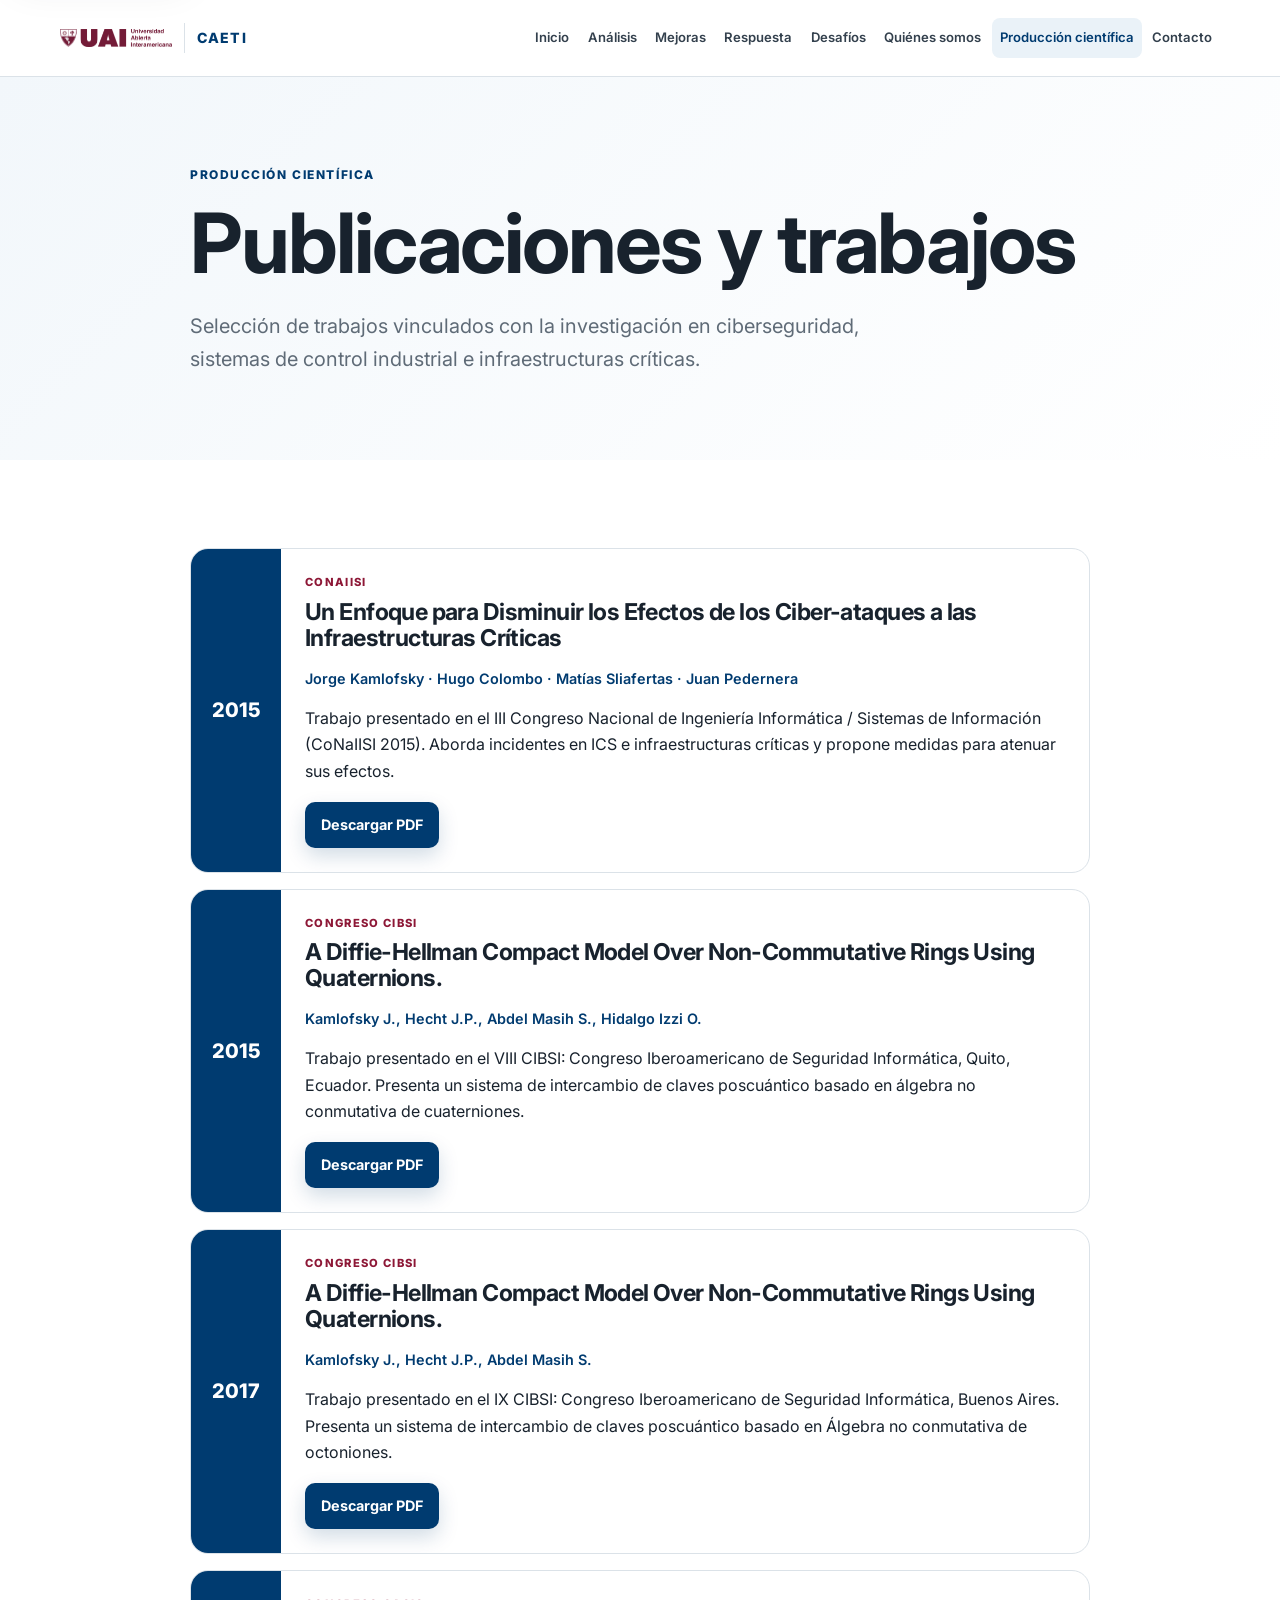
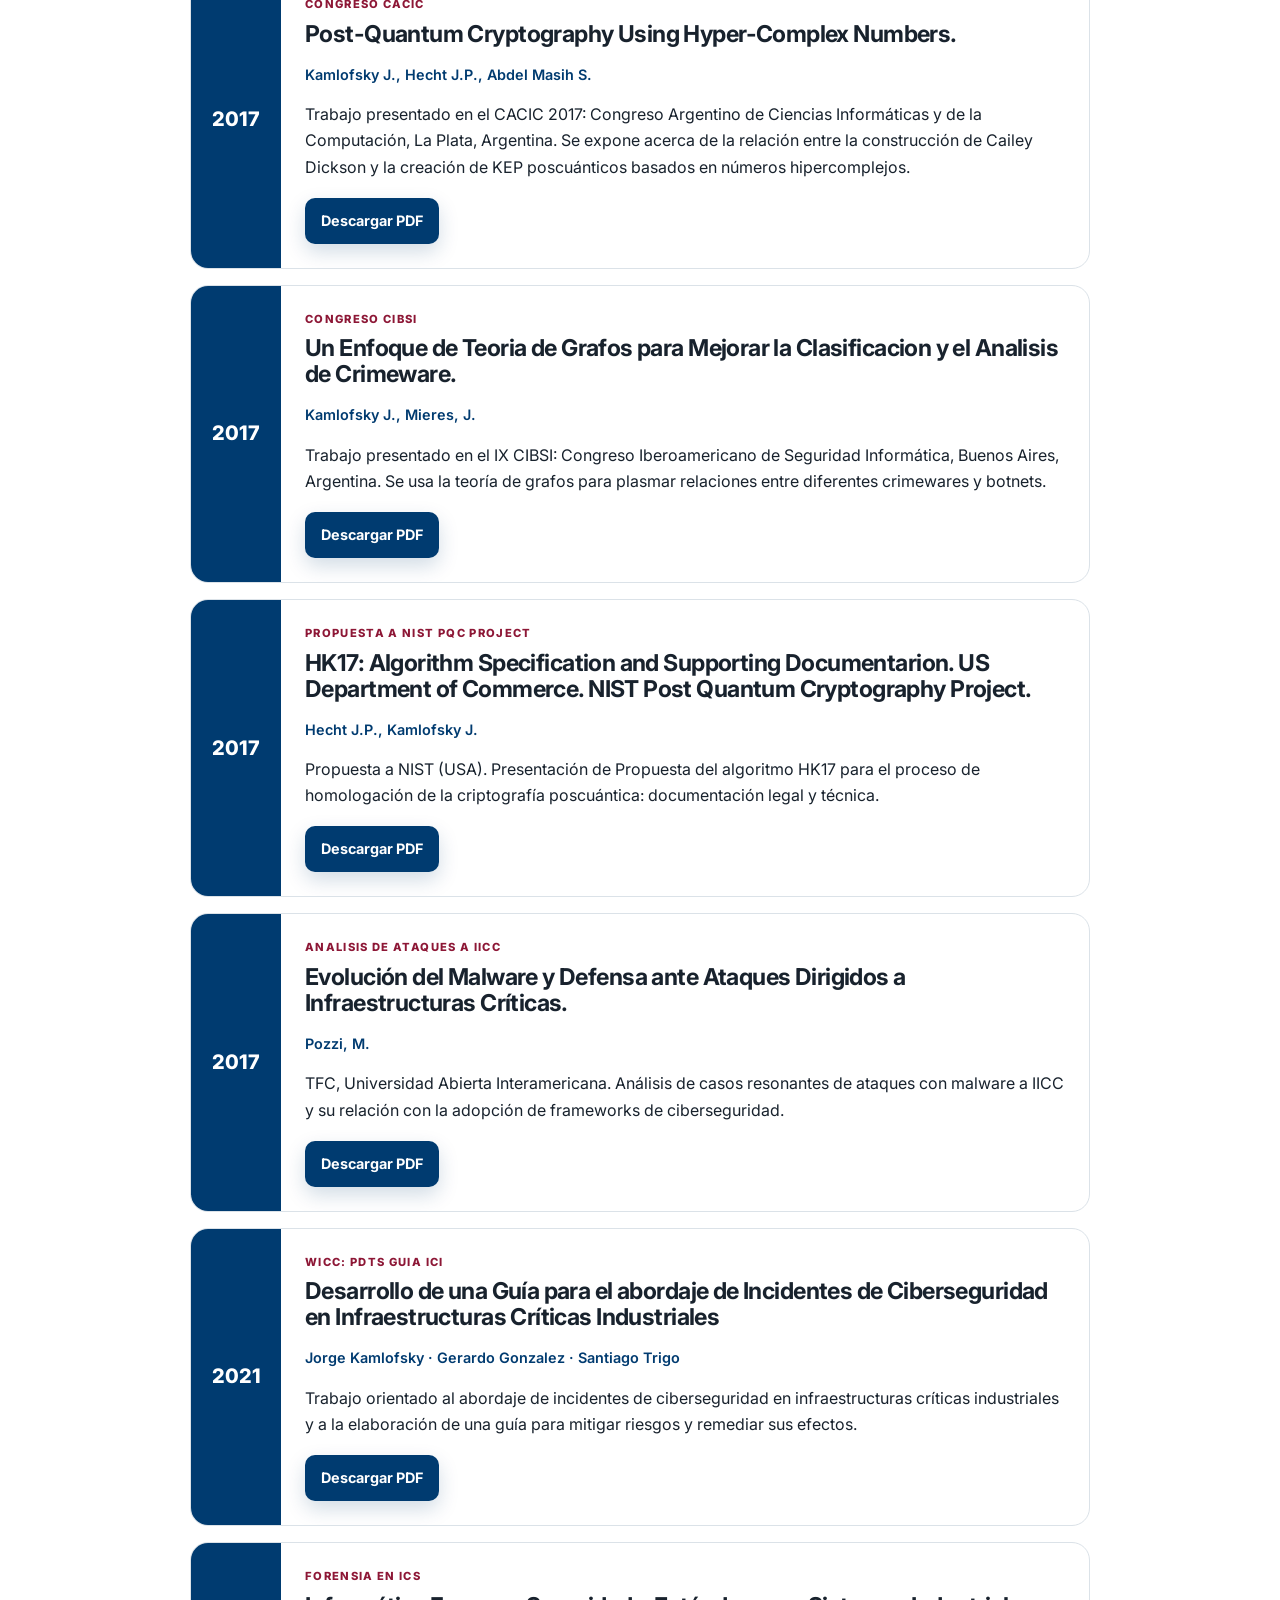
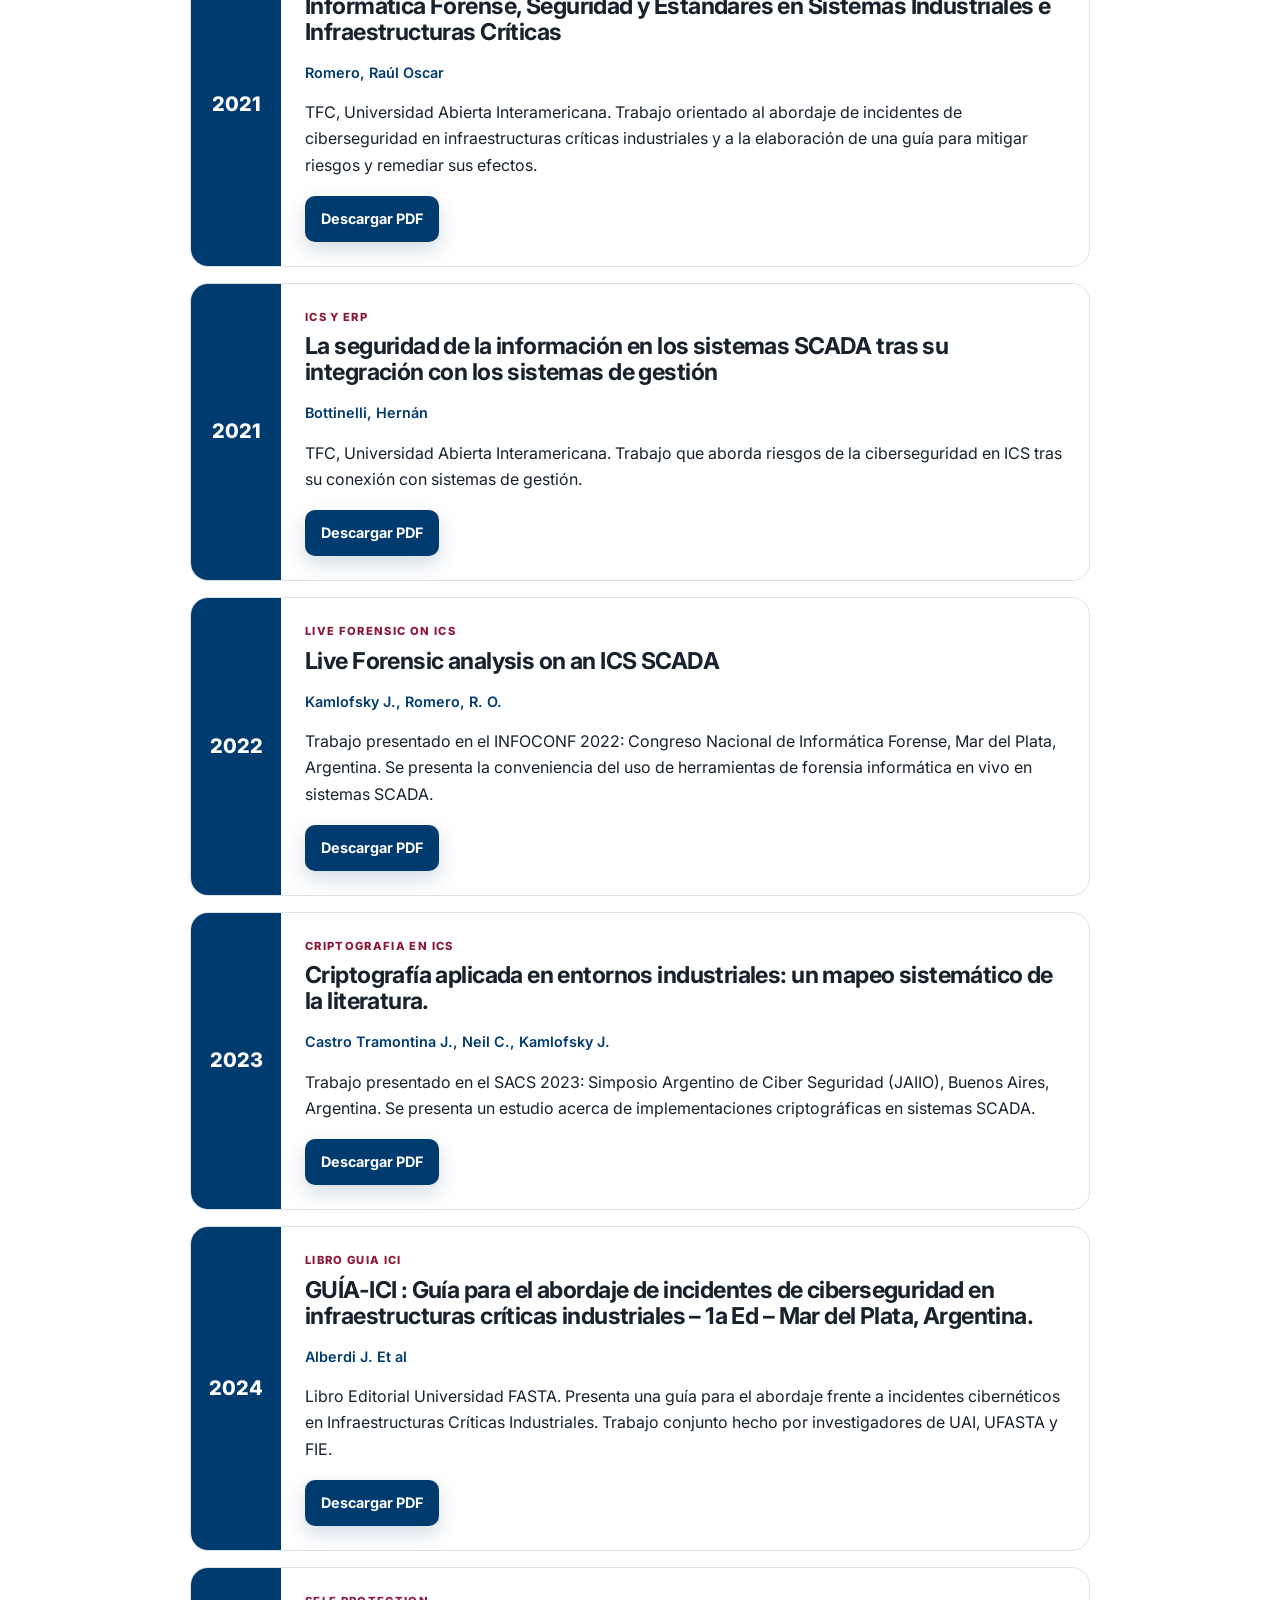
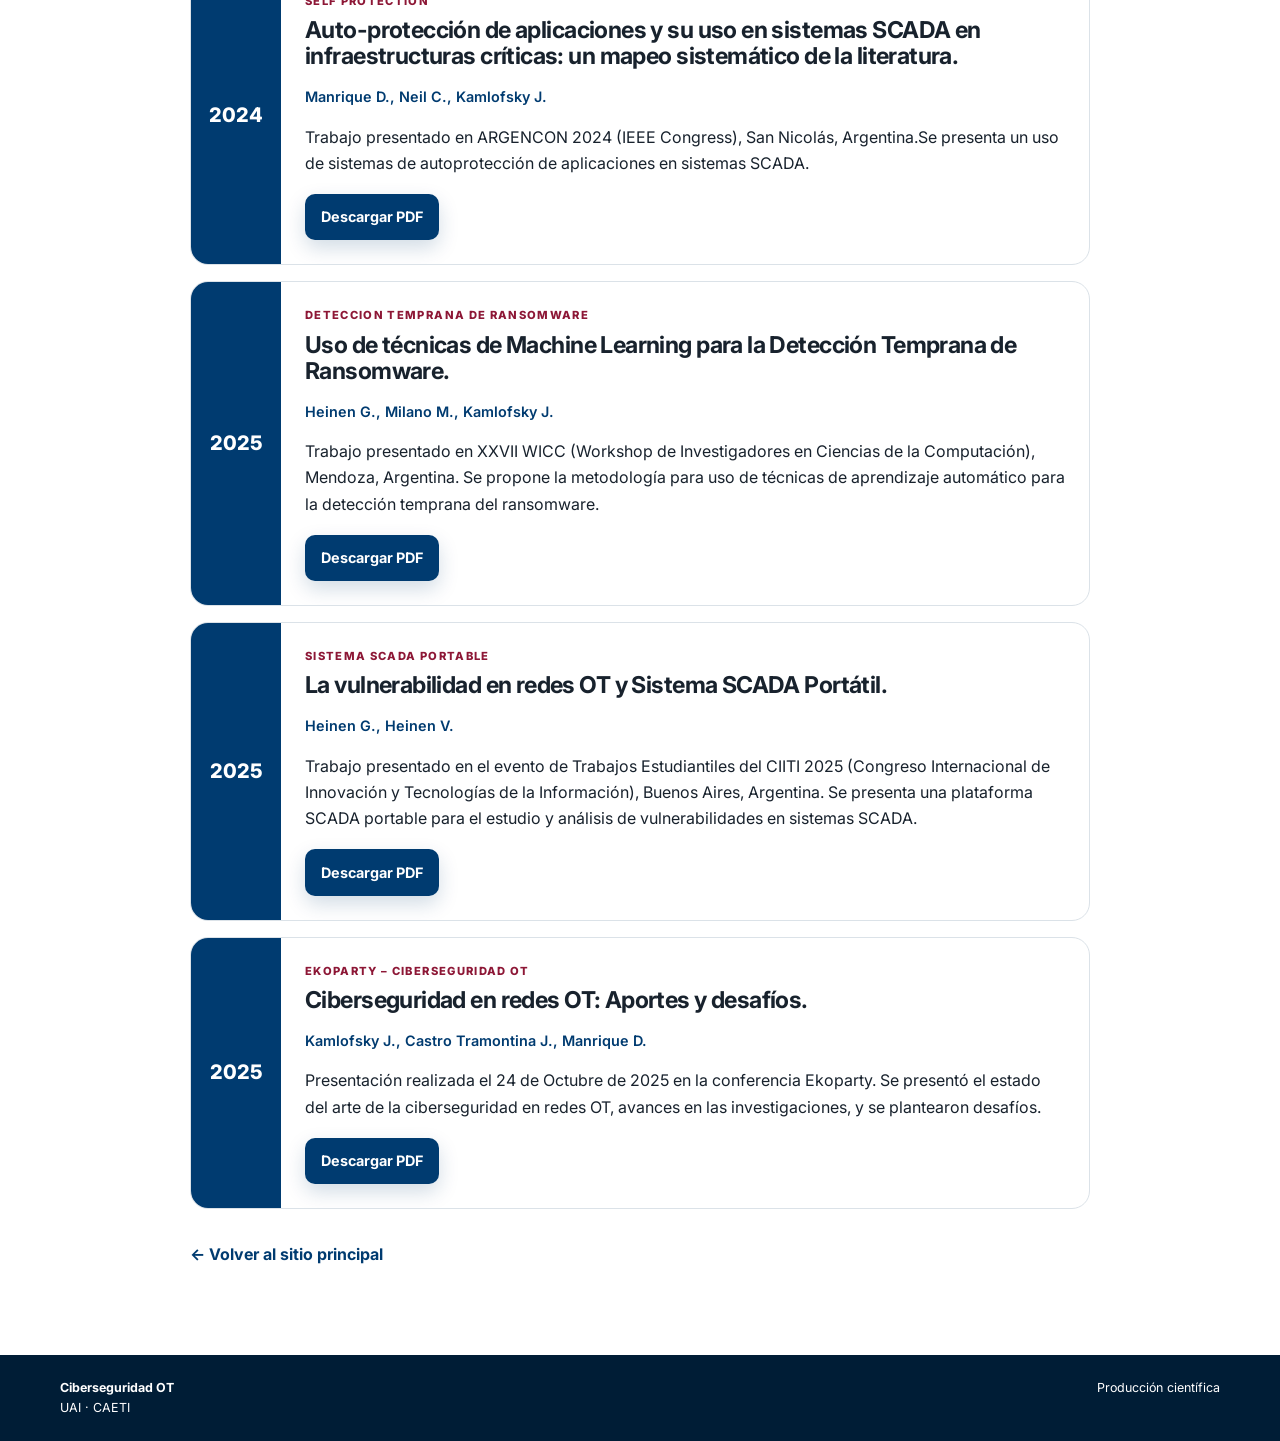
<file: produccion-cientifica.html>
<!doctype html>
<html lang="es">
<head>
  <meta charset="utf-8">
  <meta name="viewport" content="width=device-width, initial-scale=1">
  <meta name="description" content="Producción científica sobre Ciberseguridad OT - UAI / CAETI.">
  <meta name="theme-color" content="#003b70">
  <title>Producción científica | Ciberseguridad OT</title>
  <link rel="preconnect" href="https://fonts.googleapis.com">
  <link rel="preconnect" href="https://fonts.gstatic.com" crossorigin>
  <link href="https://fonts.googleapis.com/css2?family=Inter:wght@400;500;600;700;800&display=swap" rel="stylesheet">
  <link rel="stylesheet" href="css/styles.css">
</head>
<body>
  <a class="skip-link" href="#contenido">Saltar al contenido</a>

  <header class="site-header">
    <div class="header-inner">
      <a class="brand" href="index.html#inicio" aria-label="Inicio">
        <img src="imagenes/logo-uai.png" alt="Universidad Abierta Interamericana" class="uai-logo">
        <span class="brand-divider" aria-hidden="true"></span>
        <span class="caeti-mark">CAETI</span>
      </a>
      <button class="menu-toggle" type="button" aria-expanded="false" aria-controls="main-menu" aria-label="Abrir menú">
        <span></span><span></span><span></span>
      </button>
      <nav class="main-nav" id="main-menu" aria-label="Navegación principal">
        <a href="index.html#inicio">Inicio</a>
        <a href="index.html#analisis">Análisis</a>
        <a href="index.html#mejoras">Mejoras</a>
        <a href="index.html#respuesta">Respuesta</a>
        <a href="index.html#desafios">Desafíos</a>
        <a href="index.html#quienes-somos">Quiénes somos</a>
        <a class="active" href="produccion-cientifica.html">Producción científica</a>
        <a href="index.html#contacto">Contacto</a>
      </nav>
    </div>
  </header>

  <main id="contenido">
    <section class="page-hero section">
      <div class="container narrow">
        <p class="eyebrow">PRODUCCIÓN CIENTÍFICA</p>
        <h1>Publicaciones y trabajos</h1>
        <p class="hero-lead">
          Selección de trabajos vinculados con la investigación en ciberseguridad,
          sistemas de control industrial e infraestructuras críticas.
        </p>
      </div>
    </section>

    <section class="section">
      <div class="container narrow">
        <div class="publication-list">

          <article class="publication-card">
            <div class="publication-year">2015</div>
            <div class="publication-content">
              <span class="card-kicker">CONAIISI</span>
              <h2>Un Enfoque para Disminuir los Efectos de los Ciber-ataques a las Infraestructuras Críticas</h2>
              <p class="authors">Jorge Kamlofsky · Hugo Colombo · Matías Sliafertas · Juan Pedernera</p>
              <p>
                Trabajo presentado en el III Congreso Nacional de Ingeniería Informática
                / Sistemas de Información (CoNaIISI 2015). Aborda incidentes en ICS e
                infraestructuras críticas y propone medidas para atenuar sus efectos.
              </p>
              <div class="publication-actions">
                <a class="btn btn-primary" href="papers/2015 CONAIISI Enfoque para disminuir efectos de ciberataques - Kamlofsky.pdf" target="_blank" rel="noopener">Descargar PDF</a>
              </div>
            </div>
          </article>

          <article class="publication-card">
            <div class="publication-year">2015</div>
            <div class="publication-content">
              <span class="card-kicker">CONGRESO CIBSI</span>
              <h2>A Diffie-Hellman Compact Model Over Non-Commutative Rings Using Quaternions.</h2>
              <p class="authors">Kamlofsky J., Hecht J.P., Abdel Masih S., Hidalgo Izzi O.</p>
              <p>
                Trabajo presentado en el VIII CIBSI: Congreso Iberoamericano de Seguridad Informática, Quito, Ecuador. Presenta un sistema de intercambio de claves poscuántico basado en álgebra no conmutativa de cuaterniones.
              </p>
              <div class="publication-actions">
                <a class="btn btn-primary" href="papers/2015 CIBSI KEP based on quaternions - Kamlofsky etal.pdf" target="_blank" rel="noopener">Descargar PDF</a>
              </div>
            </div>
          </article>

          <article class="publication-card">
            <div class="publication-year">2017</div>
            <div class="publication-content">
              <span class="card-kicker">CONGRESO CIBSI</span>
              <h2>A Diffie-Hellman Compact Model Over Non-Commutative Rings Using Quaternions.</h2>
              <p class="authors">Kamlofsky J., Hecht J.P., Abdel Masih S.</p>
              <p>
                Trabajo presentado en el IX CIBSI: Congreso Iberoamericano de Seguridad Informática, Buenos Aires. Presenta un sistema de intercambio de claves poscuántico basado en Álgebra no conmutativa de octoniones.
              </p>
              <div class="publication-actions">
                <a class="btn btn-primary" href="papers/2017 CIBSI A key exchange protocol based on octonions - Kamlofsky Hecht Abdel.pdf" target="_blank" rel="noopener">Descargar PDF</a>
              </div>
            </div>
          </article>

          <article class="publication-card">
            <div class="publication-year">2017</div>
            <div class="publication-content">
              <span class="card-kicker">CONGRESO CACIC</span>
              <h2>Post-Quantum Cryptography Using Hyper-Complex Numbers.</h2>
              <p class="authors">Kamlofsky J., Hecht J.P., Abdel Masih S.</p>
              <p>
                Trabajo presentado en el CACIC 2017: Congreso Argentino de Ciencias Informáticas y de la Computación, La Plata, Argentina. Se expone acerca de la relación entre la construcción de Cailey Dickson y la creación de KEP poscuánticos basados en números hipercomplejos.
              </p>
              <div class="publication-actions">
                <a class="btn btn-primary" href="papers/2017 CACIC PQC using hypercomplex numbers - Kamlofsky.pdf" target="_blank" rel="noopener">Descargar PDF</a>
              </div>
            </div>
          </article>

          <article class="publication-card">
            <div class="publication-year">2017</div>
            <div class="publication-content">
              <span class="card-kicker">CONGRESO CIBSI</span>
              <h2>Un Enfoque de Teoria de Grafos para Mejorar la Clasificacion y el Analisis de Crimeware.</h2>
              <p class="authors">Kamlofsky J., Mieres, J.</p>
              <p>
                Trabajo presentado en el IX CIBSI: Congreso Iberoamericano de Seguridad Informática, Buenos Aires, Argentina. Se usa la teoría de grafos para plasmar relaciones entre diferentes crimewares y botnets.
              </p>
              <div class="publication-actions">
                <a class="btn btn-primary" href="papers/2017 CIBSI Un Enfoque de Grafos para la Clasificacion y Analisis de Crimewware - Kamlofsky Mieres.pdf" target="_blank" rel="noopener">Descargar PDF</a>
              </div>
            </div>
          </article>

          <article class="publication-card">
            <div class="publication-year">2017</div>
            <div class="publication-content">
              <span class="card-kicker">PROPUESTA A NIST PQC PROJECT</span>
              <h2>HK17: Algorithm Specification and Supporting Documentarion. US Department of Commerce. NIST Post Quantum Cryptography Project.</h2>
              <p class="authors">Hecht J.P., Kamlofsky J.</p>
              <p>
                Propuesta a NIST (USA). Presentación de Propuesta del algoritmo HK17 para el proceso de homologación de la criptografía poscuántica: documentación legal y técnica.
              </p>
              <div class="publication-actions">
                <a class="btn btn-primary" href="papers/2017 NIST PQC Project HK17 - Hecht Kamlofsky.pdf" target="_blank" rel="noopener">Descargar PDF</a>
              </div>
            </div>
          </article>

          <article class="publication-card">
            <div class="publication-year">2017</div>
            <div class="publication-content">
              <span class="card-kicker"> ANALISIS DE ATAQUES A IICC</span>
              <h2>Evolución del Malware y Defensa ante Ataques Dirigidos a Infraestructuras Críticas.</h2>
              <p class="authors">Pozzi, M.</p>
              <p>
                TFC, Universidad Abierta Interamericana. Análisis de casos resonantes de ataques con malware a IICC y su relación con la adopción de frameworks de ciberseguridad.
              </p>
              <div class="publication-actions">
                <a class="btn btn-primary" href="papers/2020 UAI Malware en ataques a IICC - Pozzi M.pdf" target="_blank" rel="noopener">Descargar PDF</a>
              </div>
            </div>
          </article>

          <article class="publication-card">
            <div class="publication-year">2021</div>
            <div class="publication-content">
              <span class="card-kicker">WICC:  PDTS GUIA ICI</span>
              <h2>Desarrollo de una Guía para el abordaje de Incidentes de Ciberseguridad en Infraestructuras Críticas Industriales</h2>
              <p class="authors">Jorge Kamlofsky · Gerardo Gonzalez · Santiago Trigo</p>
              <p>
                Trabajo orientado al abordaje de incidentes de ciberseguridad en infraestructuras críticas industriales y a la elaboración de una guía para mitigar riesgos y remediar sus efectos. 
              </p>
              <div class="publication-actions">
                <a class="btn btn-primary" href="papers/guia_incidentes_infraestructuras_criticas_2021.pdf" target="_blank" rel="noopener">Descargar PDF</a>
              </div>
            </div>
          </article>

          <article class="publication-card">
            <div class="publication-year">2021</div>
            <div class="publication-content">
              <span class="card-kicker">FORENSIA EN ICS</span>
              <h2>Informática Forense, Seguridad y Estándares en Sistemas Industriales e Infraestructuras Críticas</h2>
              <p class="authors">Romero, Raúl Oscar</p>
              <p>
                TFC, Universidad Abierta Interamericana. Trabajo orientado al abordaje de incidentes de ciberseguridad en infraestructuras críticas industriales y a la elaboración de una guía para mitigar riesgos y remediar sus efectos. 
              </p>
              <div class="publication-actions">
                <a class="btn btn-primary" href="papers/2021 UAI Live Forensic on ICS SCADA - Romero O.pdf" target="_blank" rel="noopener">Descargar PDF</a>
              </div>
            </div>
          </article>

          <article class="publication-card">
            <div class="publication-year">2021</div>
            <div class="publication-content">
              <span class="card-kicker">ICS Y ERP</span>
              <h2>La seguridad de la información en los sistemas SCADA tras su integración con los sistemas de gestión</h2>
              <p class="authors">Bottinelli, Hernán</p>
              <p>
                TFC, Universidad Abierta Interamericana. Trabajo que aborda riesgos de la ciberseguridad en ICS tras su conexión con sistemas de gestión. 
              </p>
              <div class="publication-actions">
                <a class="btn btn-primary" href="papers/2021 UAI Integracion ERP SCADA - Bottinelli H.pdf" target="_blank" rel="noopener">Descargar PDF</a>
              </div>
            </div>
          </article>

          <article class="publication-card">
            <div class="publication-year">2022</div>
            <div class="publication-content">
              <span class="card-kicker">LIVE FORENSIC ON ICS</span>
              <h2>Live Forensic analysis on an ICS SCADA</h2>
              <p class="authors">Kamlofsky J., Romero, R. O.</p>
              <p>
                Trabajo presentado en el INFOCONF 2022: Congreso Nacional de Informática Forense, Mar del Plata, Argentina. Se presenta la conveniencia del uso de herramientas de forensia informática en vivo en sistemas SCADA. 
              </p>
              <div class="publication-actions">
                <a class="btn btn-primary" href="papers/2022 INFOCONF - Live Forensic analysis on an ICS SCADA - Kamlofsky Romero.pdf" target="_blank" rel="noopener">Descargar PDF</a>
              </div>
            </div>
          </article>



          <article class="publication-card">
            <div class="publication-year">2023</div>
            <div class="publication-content">
              <span class="card-kicker">CRIPTOGRAFIA EN ICS</span>
              <h2>Criptografía aplicada en entornos industriales: un mapeo sistemático de la literatura.</h2>
              <p class="authors">Castro Tramontina J., Neil C., Kamlofsky J.</p>
              <p>
                Trabajo presentado en el SACS 2023: Simposio Argentino de Ciber Seguridad (JAIIO), Buenos Aires, Argentina. Se presenta un estudio acerca de implementaciones criptográficas en sistemas SCADA. 
              </p>
              <div class="publication-actions">
                <a class="btn btn-primary" href="papers/2023 JAIIO Mapeo Sistematico Cripto - Castro Kamlofsky.pdf" target="_blank" rel="noopener">Descargar PDF</a>
              </div>
            </div>
          </article>

          <article class="publication-card">
            <div class="publication-year">2024</div>
            <div class="publication-content">
              <span class="card-kicker">LIBRO GUIA ICI</span>
              <h2>GUÍA-ICI : Guía para el abordaje de incidentes de ciberseguridad en infraestructuras críticas industriales – 1a Ed – Mar del Plata, Argentina.</h2>
              <p class="authors">Alberdi J. Et al</p>
              <p>
                Libro Editorial Universidad FASTA. Presenta una guía para el abordaje frente a incidentes cibernéticos en Infraestructuras Críticas Industriales. Trabajo conjunto hecho por investigadores de UAI, UFASTA y FIE. 
              </p>
              <div class="publication-actions">
                <a class="btn btn-primary" href="papers/2024 Libro - Guia ICI - 1ra edicion - Alberdi etal.pdf" target="_blank" rel="noopener">Descargar PDF</a>
              </div>
            </div>
          </article>

          <article class="publication-card">
            <div class="publication-year">2024</div>
            <div class="publication-content">
              <span class="card-kicker">SELF PROTECTION</span>
              <h2>Auto-protección de aplicaciones y su uso en sistemas SCADA en infraestructuras críticas: un mapeo sistemático de la literatura.</h2>
              <p class="authors">Manrique D., Neil C., Kamlofsky J.</p>
              <p>
                Trabajo presentado en ARGENCON 2024 (IEEE Congress), San Nicolás, Argentina.Se presenta un  uso de sistemas de autoprotección de aplicaciones en sistemas SCADA. 
              </p>
              <div class="publication-actions">
                <a class="btn btn-primary" href="papers/2024 RASP en ICS Manrique Neil Kamlofsky.pdf" target="_blank" rel="noopener">Descargar PDF</a>
              </div>
            </div>
          </article>

          <article class="publication-card">
            <div class="publication-year">2025</div>
            <div class="publication-content">
              <span class="card-kicker">DETECCION TEMPRANA DE RANSOMWARE</span>
              <h2>Uso de técnicas de Machine Learning para la Detección Temprana de Ransomware.</h2>
              <p class="authors">Heinen G., Milano M., Kamlofsky J. </p>
              <p>
                Trabajo presentado en XXVII WICC (Workshop de Investigadores en Ciencias de la Computación), Mendoza, Argentina. Se propone la metodología para uso de técnicas de aprendizaje automático para la detección temprana del ransomware.
              </p>
              <div class="publication-actions">
                <a class="btn btn-primary" href="papers/2025 WICC Uso de técnicas de machine learning para la detección temprana de Ransomware - Heinen Milano Kamlofsky.pdf" target="_blank" rel="noopener">Descargar PDF</a>
              </div>
            </div>
          </article>

          <article class="publication-card">
            <div class="publication-year">2025</div>
            <div class="publication-content">
              <span class="card-kicker">SISTEMA SCADA PORTABLE</span>
              <h2>La vulnerabilidad en redes OT y Sistema SCADA Portátil.</h2>
              <p class="authors">Heinen G., Heinen V. </p>
              <p>
                Trabajo presentado en el evento de Trabajos Estudiantiles del CIITI 2025 (Congreso Internacional de Innovación y Tecnologías de la Información), Buenos Aires, Argentina. Se presenta una plataforma SCADA portable para el estudio y análisis de vulnerabilidades en sistemas SCADA.
              </p>
              <div class="publication-actions">
                <a class="btn btn-primary" href="papers/2025 CIITI Plataforma SCADA portatil - Heinen.pdf" target="_blank" rel="noopener">Descargar PDF</a>
              </div>
            </div>
          </article>

          <article class="publication-card">
            <div class="publication-year">2025</div>
            <div class="publication-content">
              <span class="card-kicker">EKOPARTY – CIBERSEGURIDAD OT</span>
              <h2>Ciberseguridad en redes OT: Aportes y desafíos.</h2>
              <p class="authors"> Kamlofsky J., Castro Tramontina J., Manrique D.</p>
              <p>
                Presentación realizada el 24 de Octubre de 2025 en la conferencia Ekoparty. Se presentó el estado del arte de la ciberseguridad en redes OT, avances en las investigaciones, y se plantearon desafíos.
              </p>
              <div class="publication-actions">
                <a class="btn btn-primary" href="papers/2025 EKOPARTY Aportes y Desafios Kamlofsky - Castro - Manrique.pdf" target="_blank" rel="noopener">Descargar PDF</a>
              </div>
            </div>
          </article>

        </div>

        <div class="back-link">
          <a href="index.html#quienes-somos">← Volver al sitio principal</a>
        </div>
      </div>
    </section>
  </main>

  <footer class="site-footer">
    <div class="container footer-inner">
      <div>
        <strong>Ciberseguridad OT</strong>
        <span>UAI · CAETI</span>
      </div>
      <span>Producción científica</span>
    </div>
  </footer>

  <script src="js/main.js"></script>
</body>
</html>
</file>
<file: css/styles.css>
:root {
  --uai-blue: #003b70;
  --uai-blue-dark: #00294d;
  --uai-blue-light: #eaf2f8;
  --accent: #8d1736;
  --accent-dark: #6e102a;
  --white: #ffffff;
  --bg: #f5f7fa;
  --text: #18222d;
  --muted: #5f6b77;
  --border: #dbe2e8;
  --shadow: 0 14px 40px rgba(0, 31, 61, .10);
  --radius: 18px;
  --max: 1160px;
}

* { box-sizing: border-box; }
html { scroll-behavior: smooth; scroll-padding-top: 84px; }
body {
  margin: 0;
  color: var(--text);
  background: var(--white);
  font-family: "Inter", system-ui, -apple-system, BlinkMacSystemFont, "Segoe UI", sans-serif;
  line-height: 1.65;
  -webkit-font-smoothing: antialiased;
}
body.menu-open { overflow: hidden; }
img { max-width: 100%; height: auto; display: block; }
button, a { font: inherit; }
a { color: inherit; }
.skip-link {
  position: fixed; left: 1rem; top: -5rem; z-index: 1000;
  background: var(--white); color: var(--uai-blue);
  padding: .7rem 1rem; border-radius: 10px; box-shadow: var(--shadow);
}
.skip-link:focus { top: 1rem; }

.container { width: min(var(--max), calc(100% - 2rem)); margin-inline: auto; }
.narrow { width: min(900px, calc(100% - 2rem)); }
.section { padding: 5.5rem 0; }
.eyebrow {
  margin: 0 0 .7rem; color: var(--uai-blue); font-size: .75rem;
  font-weight: 800; letter-spacing: .13em;
}
.eyebrow.light { color: #b9d7ef; }
h1, h2, h3 { line-height: 1.12; margin-top: 0; letter-spacing: -.025em; }
h1 { font-size: clamp(2.35rem, 8vw, 5.2rem); margin-bottom: 1.3rem; }
h2 { font-size: clamp(2rem, 5vw, 3.35rem); margin-bottom: 1rem; }
h3 { font-size: 1.3rem; margin-bottom: .65rem; }
p { margin-top: 0; }
.section-intro { color: var(--muted); font-size: 1.08rem; max-width: 760px; }
.light-text { color: #d8e5ee; }

.site-header {
  position: sticky; top: 0; z-index: 100;
  background: rgba(255,255,255,.95);
  border-bottom: 1px solid var(--border);
  backdrop-filter: blur(12px);
}
.header-inner {
  min-height: 76px; width: min(var(--max), calc(100% - 2rem));
  margin-inline: auto; display: flex; align-items: center; justify-content: space-between; gap: 1rem;
}
.brand { display: flex; align-items: center; gap: .75rem; text-decoration: none; min-width: 0; }
.uai-logo { width: 112px; max-height: 46px; object-fit: contain; }
.brand-divider { width: 1px; height: 30px; background: var(--border); }
.caeti-mark { color: var(--uai-blue); font-size: .88rem; font-weight: 800; letter-spacing: .08em; }

.main-nav { display: flex; align-items: center; gap: .15rem; }
.main-nav a {
  text-decoration: none; color: #33404d; font-size: .82rem; font-weight: 600;
  padding: .55rem .5rem; border-radius: 8px;
}
.main-nav a:hover, .main-nav a:focus-visible, .main-nav a.active {
  color: var(--uai-blue); background: var(--uai-blue-light);
}
.menu-toggle {
  display: none; border: 0; background: transparent; width: 44px; height: 44px;
  border-radius: 10px; cursor: pointer;
}
.menu-toggle span { display: block; width: 23px; height: 2px; margin: 5px auto; background: var(--uai-blue); }

.hero {
  min-height: calc(100svh - 76px); display: grid; align-items: center;
  background:
    radial-gradient(circle at 85% 15%, rgba(0,59,112,.12), transparent 32%),
    linear-gradient(135deg, #fff 0%, #f2f7fb 100%);
}
.hero-grid { display: grid; grid-template-columns: 1.2fr .8fr; gap: 4rem; align-items: center; }
.hero-copy h1 span { color: var(--uai-blue); }
.hero-lead { max-width: 700px; color: var(--muted); font-size: clamp(1.05rem, 2vw, 1.25rem); }
.hero-actions { display: flex; flex-wrap: wrap; gap: .75rem; margin-top: 2rem; }
.btn {
  display: inline-flex; align-items: center; justify-content: center;
  min-height: 46px; padding: .7rem 1rem; border-radius: 10px;
  text-decoration: none; font-weight: 700; font-size: .9rem;
  transition: transform .2s ease, box-shadow .2s ease, background .2s ease;
}
.btn:hover { transform: translateY(-1px); }
.btn-primary { background: var(--uai-blue); color: #fff; box-shadow: 0 8px 20px rgba(0,59,112,.18); }
.btn-primary:hover { background: var(--uai-blue-dark); }
.btn-secondary { color: var(--uai-blue); border: 1px solid #a9bfd2; background: #fff; }

.hero-diagram {
  padding: 1.25rem; border: 1px solid var(--border); border-radius: 24px;
  background: rgba(255,255,255,.75); box-shadow: var(--shadow);
}
.flow-card {
  padding: 1rem 1.1rem; display: grid; grid-template-columns: 44px 1fr; column-gap: .8rem;
  align-items: center; border: 1px solid var(--border); border-radius: 14px; background: #fff;
}
.flow-card.accent { border-color: rgba(141,23,54,.35); background: #fff7f8; }
.flow-number { grid-row: span 2; width: 38px; height: 38px; border-radius: 50%; display: grid; place-items: center; background: var(--uai-blue-light); color: var(--uai-blue); font-size: .75rem; font-weight: 800; }
.flow-card.accent .flow-number { background: #f5dfe5; color: var(--accent); }
.flow-card small { color: var(--muted); }
.flow-arrow { text-align: center; color: #8a98a5; line-height: 1; padding: .4rem; }

.problem-section { background: var(--bg); }
.purdue-card {
  display: grid; grid-template-columns: .75fr 1.25fr; gap: 1.5rem; align-items: center;
  padding: 1.4rem; margin: 2.2rem 0; background: #fff; border: 1px solid var(--border);
  border-radius: var(--radius); box-shadow: var(--shadow);
}
.purdue-card img { border-radius: 12px; width: 100%; }
.card-kicker { display: block; color: var(--accent); font-size: .7rem; font-weight: 800; letter-spacing: .12em; margin-bottom: .45rem; }
.three-cards, .analysis-grid, .feature-grid, .challenge-grid { display: grid; gap: 1rem; }
.three-cards { grid-template-columns: repeat(3, 1fr); }
.info-card, .feature-card, .research-card, .publication-card {
  border: 1px solid var(--border); border-radius: var(--radius); background: #fff; overflow: hidden;
}
.info-card { padding: 1.35rem; }
.info-card .icon {
  display: inline-grid; place-items: center; width: 34px; height: 34px; border-radius: 9px;
  background: var(--uai-blue-light); color: var(--uai-blue); font-size: .7rem; font-weight: 800; margin-bottom: 1rem;
}

.dark-section { color: #f5f8fb; background: var(--uai-blue-dark); }
.section-heading { display: flex; justify-content: space-between; gap: 3rem; align-items: end; margin-bottom: 2rem; }
.section-heading > p { max-width: 470px; color: #b9cbd9; }
.analysis-grid { grid-template-columns: repeat(3, 1fr); }
.research-card { background: rgba(255,255,255,.05); border-color: rgba(255,255,255,.15); }
.research-card-body { padding: 1.4rem; }
.research-card p { color: #c9d7e2; }
.highlight-text { color: #fff !important; font-weight: 700; }
.metric { display: flex; align-items: baseline; gap: .65rem; margin-top: 1.2rem; }
.metric strong { font-size: 2.4rem; color: #fff; line-height: 1; }
.metric span { color: #a9c0d0; font-size: .85rem; }
.wide-visual { margin-top: 2rem; }
.image-button { border: 0; padding: 0; background: transparent; cursor: zoom-in; width: 100%; }
.wide-visual img { width: 100%; border-radius: var(--radius); border: 1px solid rgba(255,255,255,.14); }
.image-caption { text-align: center; color: #a9c0d0; font-size: .78rem; margin: .6rem 0 0; }
.stat-callout {
  margin-top: 1.25rem; display: flex; gap: 1rem; align-items: center;
  padding: 1.1rem 1.25rem; border-radius: 14px; background: rgba(141,23,54,.22);
  border: 1px solid rgba(255,255,255,.12);
}
.stat-callout strong { font-size: 2.4rem; color: #fff; line-height: 1; }

.feature-grid { grid-template-columns: repeat(3, 1fr); }
.feature-card { box-shadow: 0 10px 28px rgba(0,31,61,.06); }
.feature-image { height: 210px; width: 100%; display: grid; place-items: center; background: #eaf2f8; overflow: hidden; }
.feature-image img { width: 100%; height: 100%; object-fit: cover; }
.placeholder-icon { width: 74px; height: 74px; border-radius: 20px; display: grid; place-items: center; background: #fff; color: var(--uai-blue); font-size: 1.35rem; font-weight: 800; box-shadow: var(--shadow); }
.feature-body { padding: 1.35rem; }

.response-section { background: var(--bg); }
.response-layout { display: grid; grid-template-columns: 1.15fr .85fr; gap: 2rem; align-items: start; }
.response-photo img { width: 100%; border-radius: var(--radius); box-shadow: var(--shadow); }
.accordion { border: 1px solid var(--border); border-radius: var(--radius); overflow: hidden; background: #fff; }
.accordion-item + .accordion-item { border-top: 1px solid var(--border); }
.accordion-trigger { width: 100%; border: 0; background: #fff; padding: 1.15rem; display: flex; justify-content: space-between; align-items: center; text-align: left; cursor: pointer; font-weight: 700; color: var(--text); }
.accordion-trigger b { color: var(--accent); margin-right: .7rem; font-size: .78rem; }
.plus { color: var(--uai-blue); font-size: 1.3rem; transition: transform .2s ease; }
.accordion-item.open .plus { transform: rotate(45deg); }
.accordion-panel { max-height: 0; overflow: hidden; padding: 0 1.15rem; color: var(--muted); transition: max-height .3s ease, padding .3s ease; }
.accordion-item.open .accordion-panel { max-height: 180px; padding: 0 1.15rem 1.15rem; }

.challenge-grid { grid-template-columns: repeat(2, 1fr); }
.challenge-card {
  padding: 1.5rem; border-radius: var(--radius); border: 1px solid rgba(255,255,255,.13);
  background: rgba(255,255,255,.06);
}
.challenge-number { color: #9fc4df; font-weight: 800; font-size: .75rem; }
.big-stat { font-size: 3.4rem; font-weight: 800; color: #fff; line-height: 1; margin: 1.2rem 0 .5rem; }
.challenge-card p { color: #c4d4df; }
.bar { height: 8px; background: rgba(255,255,255,.12); border-radius: 20px; overflow: hidden; margin: 1rem 0; }
.bar span { display: block; height: 100%; background: #b9d7ef; border-radius: inherit; }
.small-note { font-size: .84rem; }
.challenge-question { font-size: 1.25rem; color: #fff !important; margin: 1.2rem 0 1.8rem; }
.challenge-balance { display: flex; align-items: center; justify-content: space-between; gap: 1rem; text-align: center; }
.challenge-balance span { font-weight: 700; color: #fff; }
.challenge-balance small { color: #a9c0d0; font-weight: 500; }
.balance-mark { font-size: 1.8rem; color: #9fc4df !important; }
.research-future { margin-top: 1.25rem; padding: 1.4rem; border-radius: var(--radius); border: 1px dashed rgba(255,255,255,.22); }
.tag-list { display: flex; flex-wrap: wrap; gap: .5rem; }
.tag-list span { padding: .45rem .65rem; border: 1px solid rgba(255,255,255,.16); border-radius: 999px; color: #d3e0e9; font-size: .8rem; }

.identity-card, .science-link, .contact-card {
  display: flex; gap: 1.25rem; align-items: center; padding: 1.4rem;
  border: 1px solid var(--border); border-radius: var(--radius); background: #fff; box-shadow: var(--shadow);
}
.identity-logo { width: 150px; max-height: 90px; object-fit: contain; flex: 0 0 auto; }
.science-link { margin-top: 1rem; justify-content: space-between; }
.science-link p { margin-bottom: 0; color: var(--muted); }

.contact-section { background: var(--uai-blue); color: #fff; }
.contact-card { margin: 2rem 0 1rem; color: var(--text); }
.contact-icon { width: 48px; height: 48px; display: grid; place-items: center; background: var(--uai-blue-light); border-radius: 13px; color: var(--uai-blue); font-size: 1.3rem; }
.contact-email { color: var(--uai-blue); font-size: clamp(1rem, 3vw, 1.25rem); font-weight: 800; text-decoration: none; word-break: break-word; }
.contact-actions { display: grid; grid-template-columns: repeat(3, 1fr); gap: .75rem; }
.contact-action { display: block; text-decoration: none; border: 1px solid rgba(255,255,255,.2); border-radius: 14px; padding: 1rem; background: rgba(255,255,255,.07); }
.contact-action strong { display: block; color: #fff; }
.contact-action span { color: #bdd0de; font-size: .82rem; }

.site-footer { background: #001d36; color: #a9bdcc; padding: 1.4rem 0; font-size: .78rem; }
.footer-inner { display: flex; justify-content: space-between; gap: 1rem; }
.footer-inner strong, .footer-inner span:first-of-type { display: block; color: #fff; }

.page-hero { background: linear-gradient(135deg, #f2f7fb, #fff); padding-bottom: 4rem; }
.publication-list { display: grid; gap: 1rem; }
.publication-card { display: grid; grid-template-columns: 90px 1fr; }
.publication-year { background: var(--uai-blue); color: #fff; display: grid; place-items: center; font-size: 1.25rem; font-weight: 800; }
.publication-content { padding: 1.5rem; }
.publication-content h2 { font-size: 1.45rem; }
.authors { color: var(--uai-blue); font-weight: 600; font-size: .9rem; }
.publication-actions { margin-top: 1.1rem; }
.back-link { margin-top: 2rem; }
.back-link a { color: var(--uai-blue); font-weight: 700; text-decoration: none; }

.lightbox[hidden] { display: none; }
.lightbox { position: fixed; inset: 0; z-index: 1000; background: rgba(0,15,30,.92); display: grid; place-items: center; padding: 1rem; }
.lightbox figure { max-width: 1100px; max-height: 90vh; margin: 0; }
.lightbox img { max-height: 78vh; width: auto; max-width: 100%; margin-inline: auto; border-radius: 10px; }
.lightbox figcaption { color: #fff; text-align: center; margin-top: .6rem; font-size: .85rem; }
.lightbox-close { position: fixed; right: 1rem; top: 1rem; border: 0; background: #fff; color: var(--uai-blue); width: 42px; height: 42px; border-radius: 50%; font-size: 1.5rem; cursor: pointer; }

@media (max-width: 900px) {
  .main-nav { 
    position: fixed; top: 76px; left: 0; right: 0; bottom: 0;
    background: rgba(255,255,255,.98); backdrop-filter: blur(12px);
    padding: 1.25rem; display: flex; flex-direction: column; align-items: stretch;
    gap: .2rem; transform: translateX(100%); transition: transform .25s ease;
    overflow-y: auto;
  }
  .main-nav.open { transform: translateX(0); }
  .main-nav a { font-size: 1rem; padding: .9rem; }
  .menu-toggle { display: block; }
  .hero-grid, .response-layout { grid-template-columns: 1fr; }
  .three-cards, .analysis-grid, .feature-grid { grid-template-columns: 1fr; }
  .challenge-grid { grid-template-columns: 1fr; }
  .section-heading { display: block; }
  .section-heading > p { margin-top: 1rem; }
  .purdue-card { grid-template-columns: 1fr; }
}

@media (max-width: 600px) {
  .container, .narrow { width: min(100% - 1.2rem, var(--max)); }
  .section { padding: 4rem 0; }
  .header-inner { min-height: 68px; }
  .site-header { position: sticky; }
  .uai-logo { width: 98px; }
  .brand-divider { height: 24px; }
  .caeti-mark { font-size: .78rem; }
  .main-nav { top: 68px; }
  .hero { min-height: auto; padding: 4.5rem 0 3.5rem; }
  h1 { font-size: clamp(2.25rem, 12vw, 3.5rem); }
  .hero-actions .btn { width: 100%; }
  .hero-diagram { margin-top: 1rem; }
  .stat-callout { align-items: flex-start; }
  .stat-callout strong { font-size: 2rem; }
  .identity-card, .science-link, .contact-card { flex-direction: column; align-items: flex-start; }
  .identity-logo { width: 135px; }
  .science-link .btn { width: 100%; }
  .contact-actions { grid-template-columns: 1fr; }
  .footer-inner { flex-direction: column; }
  .publication-card { grid-template-columns: 1fr; }
  .publication-year { min-height: 58px; place-items: center start; padding-left: 1.4rem; }
  .challenge-balance { align-items: stretch; }
}
</file>
